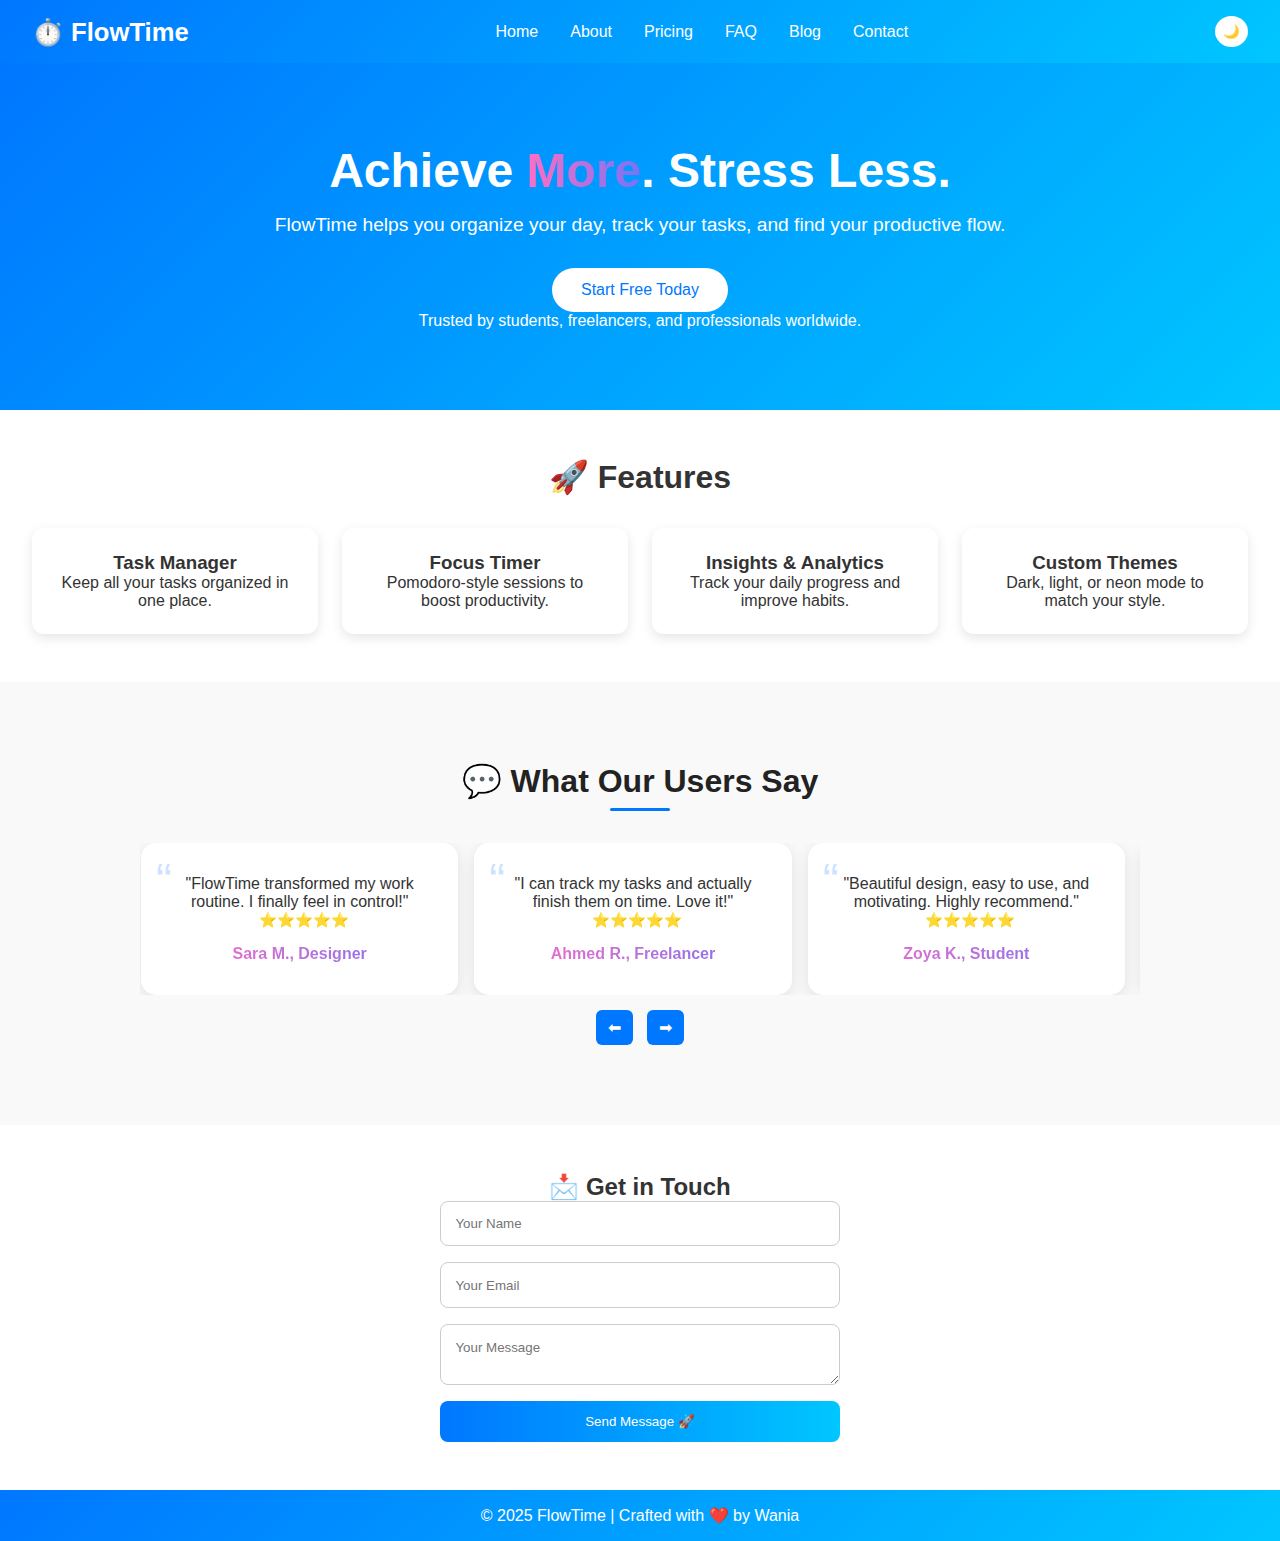
<file: index.html>
<!DOCTYPE html>
<html lang="en">
<head>
  <meta charset="UTF-8">
  <meta name="viewport" content="width=device-width, initial-scale=1.0">
  <title>FlowTime | Productivity App</title>
  <link rel="stylesheet" href="style.css">
</head>
<body>

  <!-- Header -->
  <header>
    <div class="logo">⏱️ FlowTime</div>
    <nav id="navMenu">
      <ul>
  <li><a href="index.html">Home</a></li>
  <li><a href="about.html">About</a></li>
  <li><a href="pricing.html">Pricing</a></li>
  <li><a href="faq.html">FAQ</a></li>
  <li><a href="blog.html">Blog</a></li>
  <li><a href="index.html#contact">Contact</a></li>
</ul>

    </nav>
    <div class="menu-toggle" id="menuToggle">☰</div>
    <button class="mode-toggle" id="modeToggle">🌙</button>
  </header>

  <!-- Hero Section -->
  <section class="hero" id="home">
    <h1 class="hero-title">Achieve <span>More</span>. Stress Less.</h1>
    <p class="hero-subtitle">FlowTime helps you organize your day, track your tasks, and find your productive flow.</p>
    <button class="cta">Start Free Today</button>
    <p class="micro-text">Trusted by students, freelancers, and professionals worldwide.</p>
  </section>

  <!-- Features Section -->
  <section class="about" id="features">
    <h2>🚀 Features</h2>
    <div class="features-grid">
      <div class="feature-card">
        <h3>Task Manager</h3>
        <p>Keep all your tasks organized in one place.</p>
      </div>
      <div class="feature-card">
        <h3>Focus Timer</h3>
        <p>Pomodoro-style sessions to boost productivity.</p>
      </div>
      <div class="feature-card">
        <h3>Insights & Analytics</h3>
        <p>Track your daily progress and improve habits.</p>
      </div>
      <div class="feature-card">
        <h3>Custom Themes</h3>
        <p>Dark, light, or neon mode to match your style.</p>
      </div>
    </div>
  </section>

  <!-- Testimonials Carousel -->
  <section class="testimonials" id="testimonials">
    <h2>💬 What Our Users Say</h2>
    <div class="carousel">
      <div class="card active">
        <p>"FlowTime transformed my work routine. I finally feel in control!"</p>
        <span>Sara M., Designer</span>
      </div>
      <div class="card">
        <p>"I can track my tasks and actually finish them on time. Love it!"</p>
        <span>Ahmed R., Freelancer</span>
      </div>
      <div class="card">
        <p>"Beautiful design, easy to use, and motivating. Highly recommend."</p>
        <span>Zoya K., Student</span>
      </div>
      <div class="card">
        <p>"The timer keeps me focused like nothing else. Amazing tool!"</p>
        <span>Ali H., Developer</span>
      </div>
      <div class="card">
        <p>"I love how I can see my progress over the week. Super motivating!"</p>
        <span>Nida F., Teacher</span>
      </div>
    </div>
    <div class="carousel-buttons">
      <button id="prev">⬅</button>
      <button id="next">➡</button>
    </div>
  </section>


  <!-- Contact Form -->
  <section class="contact" id="contact">
    <h2>📩 Get in Touch</h2>
    <form id="contactForm">
      <input type="text" id="name" placeholder="Your Name" required>
      <input type="email" id="email" placeholder="Your Email" required>
      <textarea id="message" placeholder="Your Message" required></textarea>
      <button type="submit">Send Message 🚀</button>
    </form>
    <p id="formMessage"></p>
  </section>

  <!-- Footer -->
  <footer>
    <p>© 2025 FlowTime | Crafted with ❤️ by Wania</p>
  </footer>

  <script src="script.js"></script>
</body>
</html>
</file>
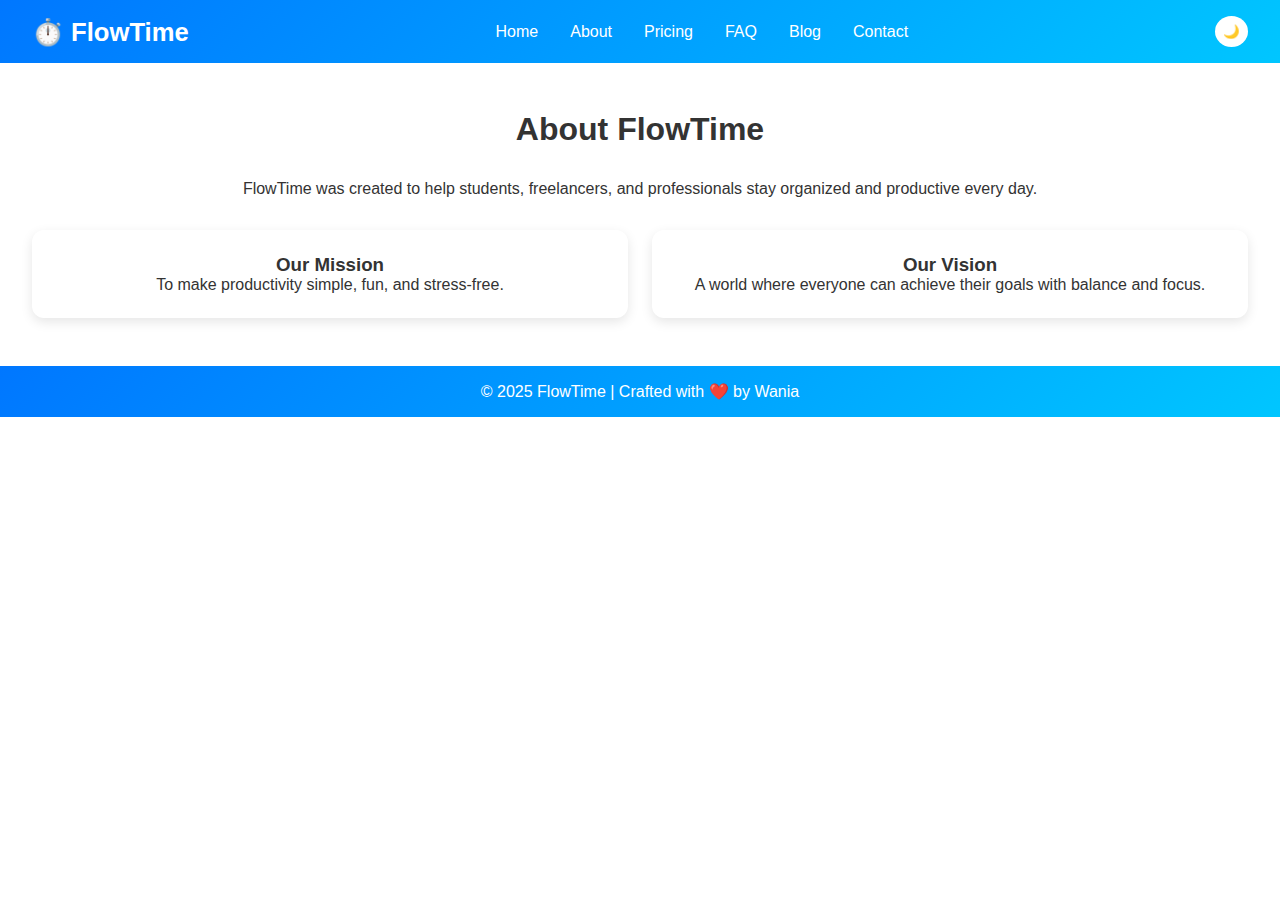
<file: about.html>
<!DOCTYPE html>
<html lang="en">
<head>
  <meta charset="UTF-8">
  <meta name="viewport" content="width=device-width, initial-scale=1.0">
  <title>About Us | FlowTime</title>
  <link rel="stylesheet" href="style.css">
</head>
<body>
  <header>
    <div class="logo">⏱️ FlowTime</div>
    <nav id="navMenu">
      <ul>
        <li><a href="index.html">Home</a></li>
        <li><a href="about.html">About</a></li>
        <li><a href="pricing.html">Pricing</a></li>
        <li><a href="faq.html">FAQ</a></li>
        <li><a href="blog.html">Blog</a></li>
        <li><a href="index.html#contact">Contact</a></li>
      </ul>
    </nav>
    <div class="menu-toggle" id="menuToggle">☰</div>
    <button class="mode-toggle" id="modeToggle">🌙</button>
  </header>

  <section class="about">
    <h2>About FlowTime</h2>
    <p>FlowTime was created to help students, freelancers, and professionals stay organized and productive every day.</p>
    <div class="features-grid">
      <div class="feature-card">
        <h3>Our Mission</h3>
        <p>To make productivity simple, fun, and stress-free.</p>
      </div>
      <div class="feature-card">
        <h3>Our Vision</h3>
        <p>A world where everyone can achieve their goals with balance and focus.</p>
      </div>
    </div>
  </section>

  <footer>
    <p>© 2025 FlowTime | Crafted with ❤️ by Wania</p>
  </footer>
  <script src="script.js"></script>
</body>
</html>
</file>
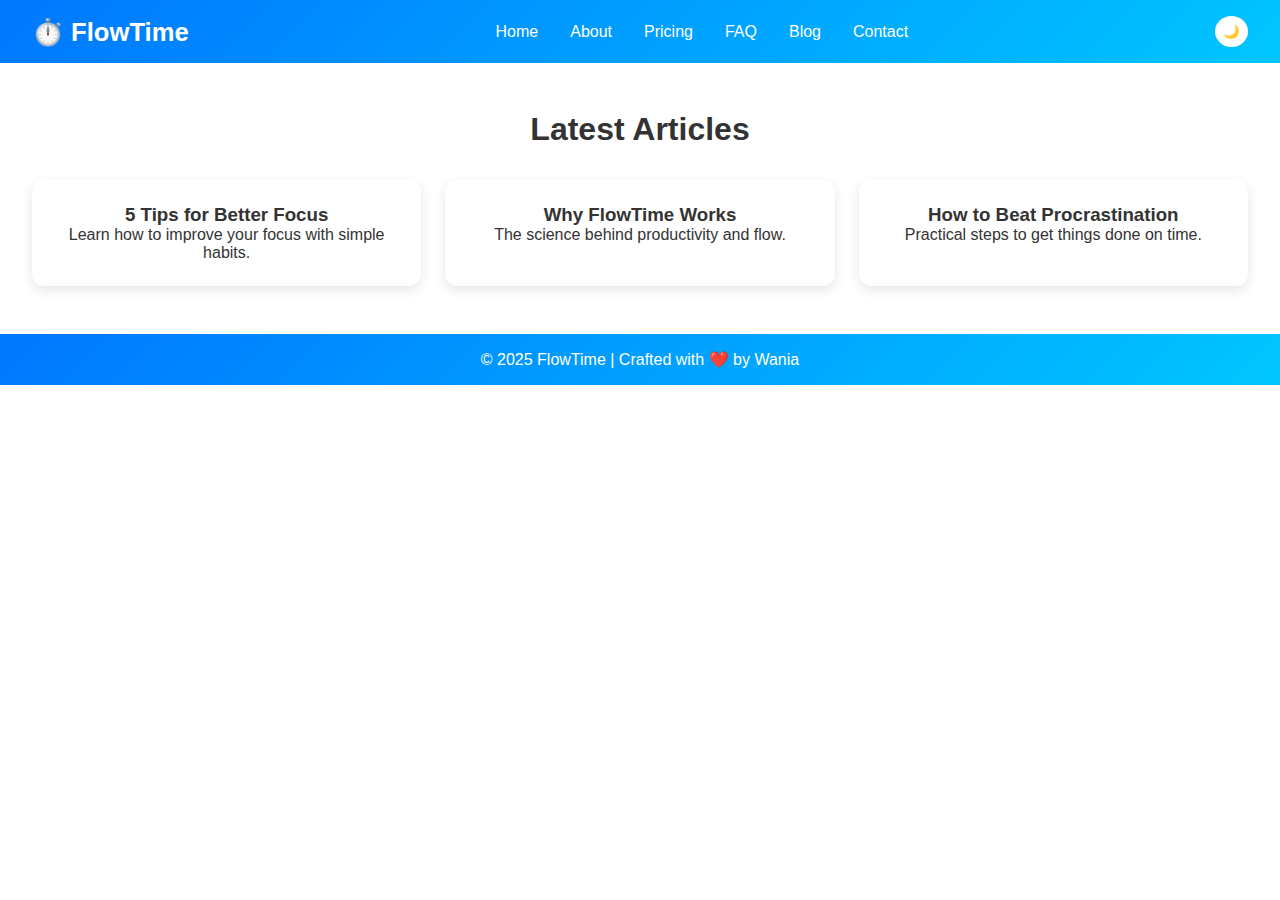
<file: blog.html>
<!DOCTYPE html>
<html lang="en">
<head>
  <meta charset="UTF-8">
  <meta name="viewport" content="width=device-width, initial-scale=1.0">
  <title>Blog | FlowTime</title>
  <link rel="stylesheet" href="style.css">
</head>
<body>
  <header>
    <div class="logo">⏱️ FlowTime</div>
    <nav id="navMenu">
      <ul>
        <li><a href="index.html">Home</a></li>
        <li><a href="about.html">About</a></li>
        <li><a href="pricing.html">Pricing</a></li>
        <li><a href="faq.html">FAQ</a></li>
        <li><a href="blog.html">Blog</a></li>
        <li><a href="index.html#contact">Contact</a></li>
      </ul>
    </nav>
    <div class="menu-toggle" id="menuToggle">☰</div>
    <button class="mode-toggle" id="modeToggle">🌙</button>
  </header>

  <section class="about">
    <h2>Latest Articles</h2>
    <div class="features-grid">
      <div class="feature-card">
        <h3>5 Tips for Better Focus</h3>
        <p>Learn how to improve your focus with simple habits.</p>
      </div>
      <div class="feature-card">
        <h3>Why FlowTime Works</h3>
        <p>The science behind productivity and flow.</p>
      </div>
      <div class="feature-card">
        <h3>How to Beat Procrastination</h3>
        <p>Practical steps to get things done on time.</p>
      </div>
    </div>
  </section>

  <footer>
    <p>© 2025 FlowTime | Crafted with ❤️ by Wania</p>
  </footer>
  <script src="script.js"></script>
</body>
</html>
</file>
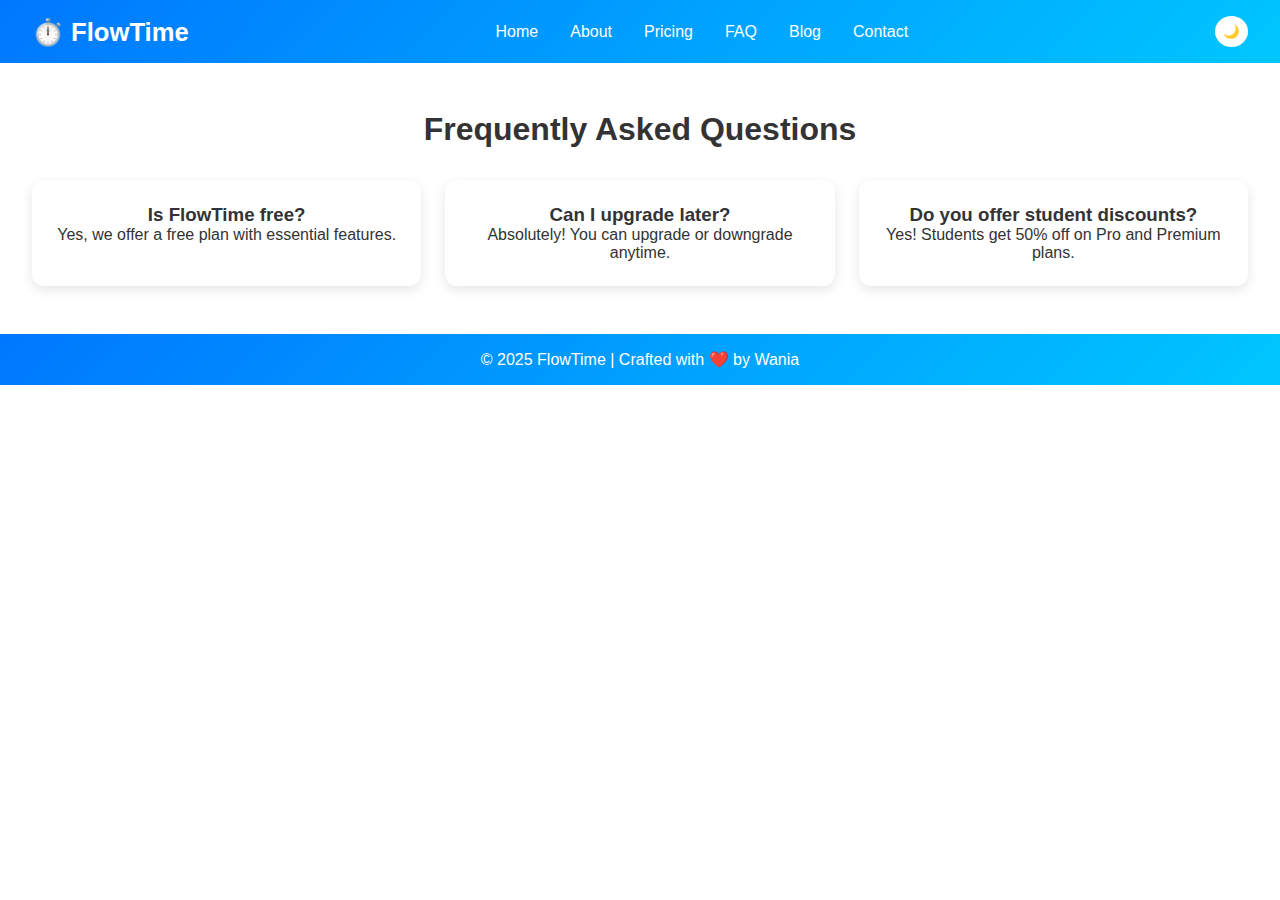
<file: faq.html>
<!DOCTYPE html>
<html lang="en">
<head>
  <meta charset="UTF-8">
  <meta name="viewport" content="width=device-width, initial-scale=1.0">
  <title>FAQ | FlowTime</title>
  <link rel="stylesheet" href="style.css">
</head>
<body>
  <header>
    <div class="logo">⏱️ FlowTime</div>
    <nav id="navMenu">
      <ul>
        <li><a href="index.html">Home</a></li>
        <li><a href="about.html">About</a></li>
        <li><a href="pricing.html">Pricing</a></li>
        <li><a href="faq.html">FAQ</a></li>
        <li><a href="blog.html">Blog</a></li>
        <li><a href="index.html#contact">Contact</a></li>
      </ul>
    </nav>
    <div class="menu-toggle" id="menuToggle">☰</div>
    <button class="mode-toggle" id="modeToggle">🌙</button>
  </header>

  <section class="about">
    <h2>Frequently Asked Questions</h2>
    <div class="features-grid">
      <div class="feature-card">
        <h3>Is FlowTime free?</h3>
        <p>Yes, we offer a free plan with essential features.</p>
      </div>
      <div class="feature-card">
        <h3>Can I upgrade later?</h3>
        <p>Absolutely! You can upgrade or downgrade anytime.</p>
      </div>
      <div class="feature-card">
        <h3>Do you offer student discounts?</h3>
        <p>Yes! Students get 50% off on Pro and Premium plans.</p>
      </div>
    </div>
  </section>

  <footer>
    <p>© 2025 FlowTime | Crafted with ❤️ by Wania</p>
  </footer>
  <script src="script.js"></script>
</body>
</html>
</file>
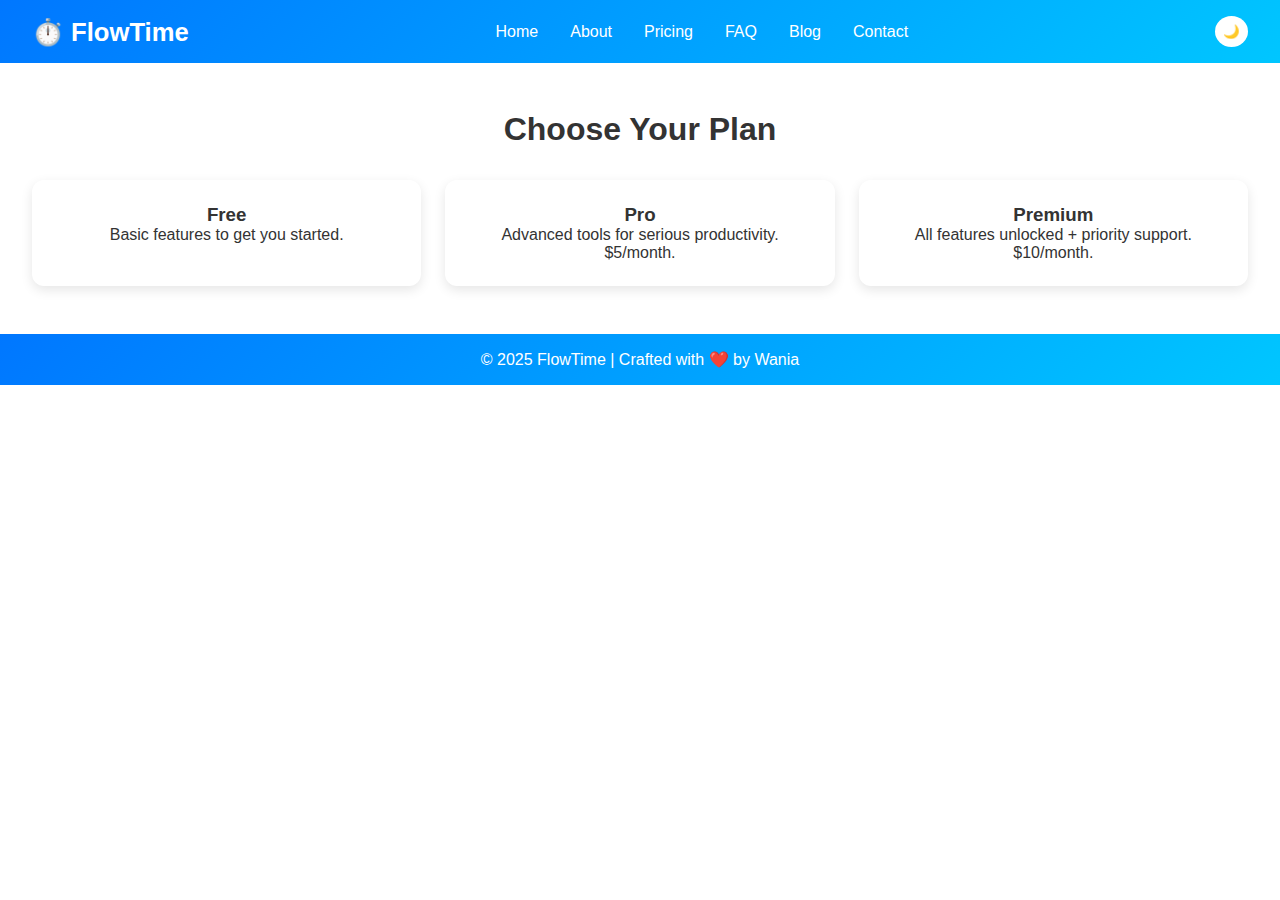
<file: pricing.html>
<!DOCTYPE html>
<html lang="en">
<head>
  <meta charset="UTF-8">
  <meta name="viewport" content="width=device-width, initial-scale=1.0">
  <title>Pricing | FlowTime</title>
  <link rel="stylesheet" href="style.css">
</head>
<body>
  <header>
    <div class="logo">⏱️ FlowTime</div>
    <nav id="navMenu">
      <ul>
        <li><a href="index.html">Home</a></li>
        <li><a href="about.html">About</a></li>
        <li><a href="pricing.html">Pricing</a></li>
        <li><a href="faq.html">FAQ</a></li>
        <li><a href="blog.html">Blog</a></li>
        <li><a href="index.html#contact">Contact</a></li>
      </ul>
    </nav>
    <div class="menu-toggle" id="menuToggle">☰</div>
    <button class="mode-toggle" id="modeToggle">🌙</button>
  </header>

  <section class="about">
    <h2>Choose Your Plan</h2>
    <div class="features-grid">
      <div class="feature-card">
        <h3>Free</h3>
        <p>Basic features to get you started.</p>
      </div>
      <div class="feature-card">
        <h3>Pro</h3>
        <p>Advanced tools for serious productivity. $5/month.</p>
      </div>
      <div class="feature-card">
        <h3>Premium</h3>
        <p>All features unlocked + priority support. $10/month.</p>
      </div>
    </div>
  </section>

  <footer>
    <p>© 2025 FlowTime | Crafted with ❤️ by Wania</p>
  </footer>
  <script src="script.js"></script>
</body>
</html>
</file>
<file: style.css>
/* ================= General Reset ================= */
* {
  margin: 0;
  padding: 0;
  box-sizing: border-box;
  font-family: "Poppins", sans-serif;
}

/* ================= Body Themes ================= */
body {
  background: #fff;
  color: #333;
  transition: 0.4s ease;
}
body.dark {
  background: #0f0f0f;
  color: #f1f1f1;
}

/* ================= Header ================= */
header {
  display: flex;
  justify-content: space-between;
  align-items: center;
  padding: 1rem 2rem;
  background: linear-gradient(135deg, #0077ff, #00c6ff);
  color: #fff;
  position: sticky;
  top: 0;
  z-index: 1000;
}
header .logo {
  font-size: 1.6rem;
  font-weight: bold;
}
header nav ul {
  display: flex;
  gap: 2rem;
  list-style: none;
}
header nav ul li a {
  color: #fff;
  text-decoration: none;
  font-weight: 500;
  position: relative;
}
header nav ul li a::after {
  content: "";
  position: absolute;
  bottom: -5px;
  left: 0;
  width: 0;
  height: 2px;
  background: #fff;
  transition: width 0.3s;
}
header nav ul li a:hover::after {
  width: 100%;
}
.menu-toggle {
  display: none;
  font-size: 1.8rem;
  cursor: pointer;
}
.mode-toggle {
  background: #fff;
  border: none;
  border-radius: 50%;
  padding: 0.5rem;
  cursor: pointer;
}

/* ================= Hero Section ================= */
.hero {
  text-align: center;
  padding: 5rem 2rem;
  background: linear-gradient(135deg, #0077ff, #00c6ff);
  color: #fff;
  animation: fadeIn 1.2s ease;
}
.hero-title {
  font-size: 3rem;
  margin-bottom: 1rem;
}
/* Gradient text hero */
.hero-title span {
  display: inline-block;
  background: linear-gradient(90deg, #ff6ec4, #7873f5);
  color: transparent;
  -webkit-background-clip: text;
  -webkit-text-fill-color: transparent;
  background-clip: text;
}

.hero-subtitle {
  font-size: 1.2rem;
  margin-bottom: 2rem;
}
.cta {
  background: #fff;
  color: #0077ff;
  font-size: 1rem;
  padding: 0.8rem 1.8rem;
  border: none;
  border-radius: 50px;
  cursor: pointer;
  transition: transform 0.3s, box-shadow 0.3s;
}
.cta:hover {
  transform: scale(1.1);
  box-shadow: 0 0 15px #fff;
}

/* ================= About / Features ================= */
.about {
  padding: 3rem 2rem;
  text-align: center;
}
.about h2 {
  margin-bottom: 2rem;
  font-size: 2rem;
}
.features-grid {
  display: grid;
  grid-template-columns: repeat(auto-fit, minmax(220px, 1fr));
  gap: 1.5rem;
  margin-top: 2rem;
}
.feature-card {
  background: #fff;
  padding: 1.5rem;
  border-radius: 12px;
  box-shadow: 0 4px 12px rgba(0,0,0,0.1);
  transition: transform 0.3s ease, box-shadow 0.3s ease;
}
.feature-card:hover {
  transform: translateY(-5px);
  box-shadow: 0 8px 25px rgba(0,0,0,0.2);
}
body.dark .feature-card {
  background: #1e1e1e;
  color: #f1f1f1;
  box-shadow: 0 4px 12px rgba(0,0,0,0.6);
  border: 1px solid rgba(255,255,255,0.1);
}

/* ================= Testimonials ================= */
.testimonials {
  background: #f9f9f9;
  color: #222;
  padding: 5rem 2rem;
  text-align: center;
  font-family: "Poppins", sans-serif;
}
.testimonials h2 {
  font-size: 2rem;
  margin-bottom: 2rem;
  position: relative;
}
.testimonials h2::after {
  content: '';
  display: block;
  width: 60px;
  height: 3px;
  background: #0077ff;
  margin: 0.5rem auto 0;
  border-radius: 2px;
}

.carousel {
  display: flex;
  gap: 1rem;
  overflow: hidden;
  max-width: 1000px;
  margin: 0 auto;
  scroll-behavior: smooth;
}
.carousel .card {
  flex: 0 0 calc(33.333% - 1rem);
  margin: 0;
  padding: 2rem 1.5rem;
  background: #fff;
  color: #333;
  border-radius: 15px;
  box-shadow: 0 4px 15px rgba(0,0,0,0.1);
  transition: background 0.3s ease, color 0.3s ease, box-shadow 0.3s ease, transform 0.3s ease;
  position: relative;
}
.carousel .card::before {
  content: "\201C";
  font-size: 3rem;
  position: absolute;
  top: 10px;
  left: 15px;
  color: #0077ff;
  opacity: 0.2;
}
.carousel .card span {
  display: block;
  margin-top: 1rem;
  font-weight: bold;
  font-size: 1rem;
  background: linear-gradient(90deg, #ff6ec4, #7873f5);
  background-clip: text;
  -webkit-background-clip: text;
  -webkit-text-fill-color: transparent;
}
.carousel .card p::after {
  content: " ⭐⭐⭐⭐⭐";
  display: inline-block;
  margin-left: 0.5rem;
  font-size: 0.9rem;
  color: gold;
}
.carousel-buttons {
  margin-top: 15px;
}
.carousel-buttons button {
  background: #0077ff;
  color: white;
  border: none;
  padding: 8px 12px;
  margin: 0 5px;
  border-radius: 6px;
  cursor: pointer;
  font-size: 16px;
}
.carousel-buttons button:hover {
  background: #005fcc;
}
body.dark .testimonials {
  background: #121212;
  color: #eee;
}
body.dark .card {
  background: #1e1e1e;
  color: #f1f1f1;
  box-shadow: 0 4px 12px rgba(0,0,0,0.6);
  border: 1px solid rgba(255,255,255,0.1);
  backdrop-filter: blur(6px);
}

/* ================= Contact ================= */
.contact {
  padding: 3rem 2rem;
  text-align: center;
}
.contact form {
  display: flex;
  flex-direction: column;
  max-width: 400px;
  margin: auto;
  gap: 1rem;
}
.contact input,
.contact textarea {
  padding: 0.9rem;
  border: 1px solid #ccc;
  border-radius: 8px;
  transition: border-color 0.3s, box-shadow 0.3s;
}
.contact input:focus,
.contact textarea:focus {
  border-color: #0077ff;
  box-shadow: 0 0 8px #0077ff;
}
.contact button {
  background: linear-gradient(90deg, #0077ff, #00c6ff);
  color: #fff;
  padding: 0.8rem;
  border: none;
  border-radius: 8px;
  cursor: pointer;
  transition: transform 0.2s;
}
.contact button:hover {
  transform: translateY(-3px);
}

/* ================= Footer ================= */
footer {
  text-align: center;
  padding: 1rem;
  background: linear-gradient(135deg, #0077ff, #00c6ff);
  color: #fff;
}

/* ================= Animations ================= */
@keyframes fadeIn {
  from { opacity: 0; }
  to { opacity: 1; }
}

/* ================= Responsive ================= */
@media (max-width: 768px) {
  .carousel .card {
    flex: 0 0 80%;
  }
}
</file>
